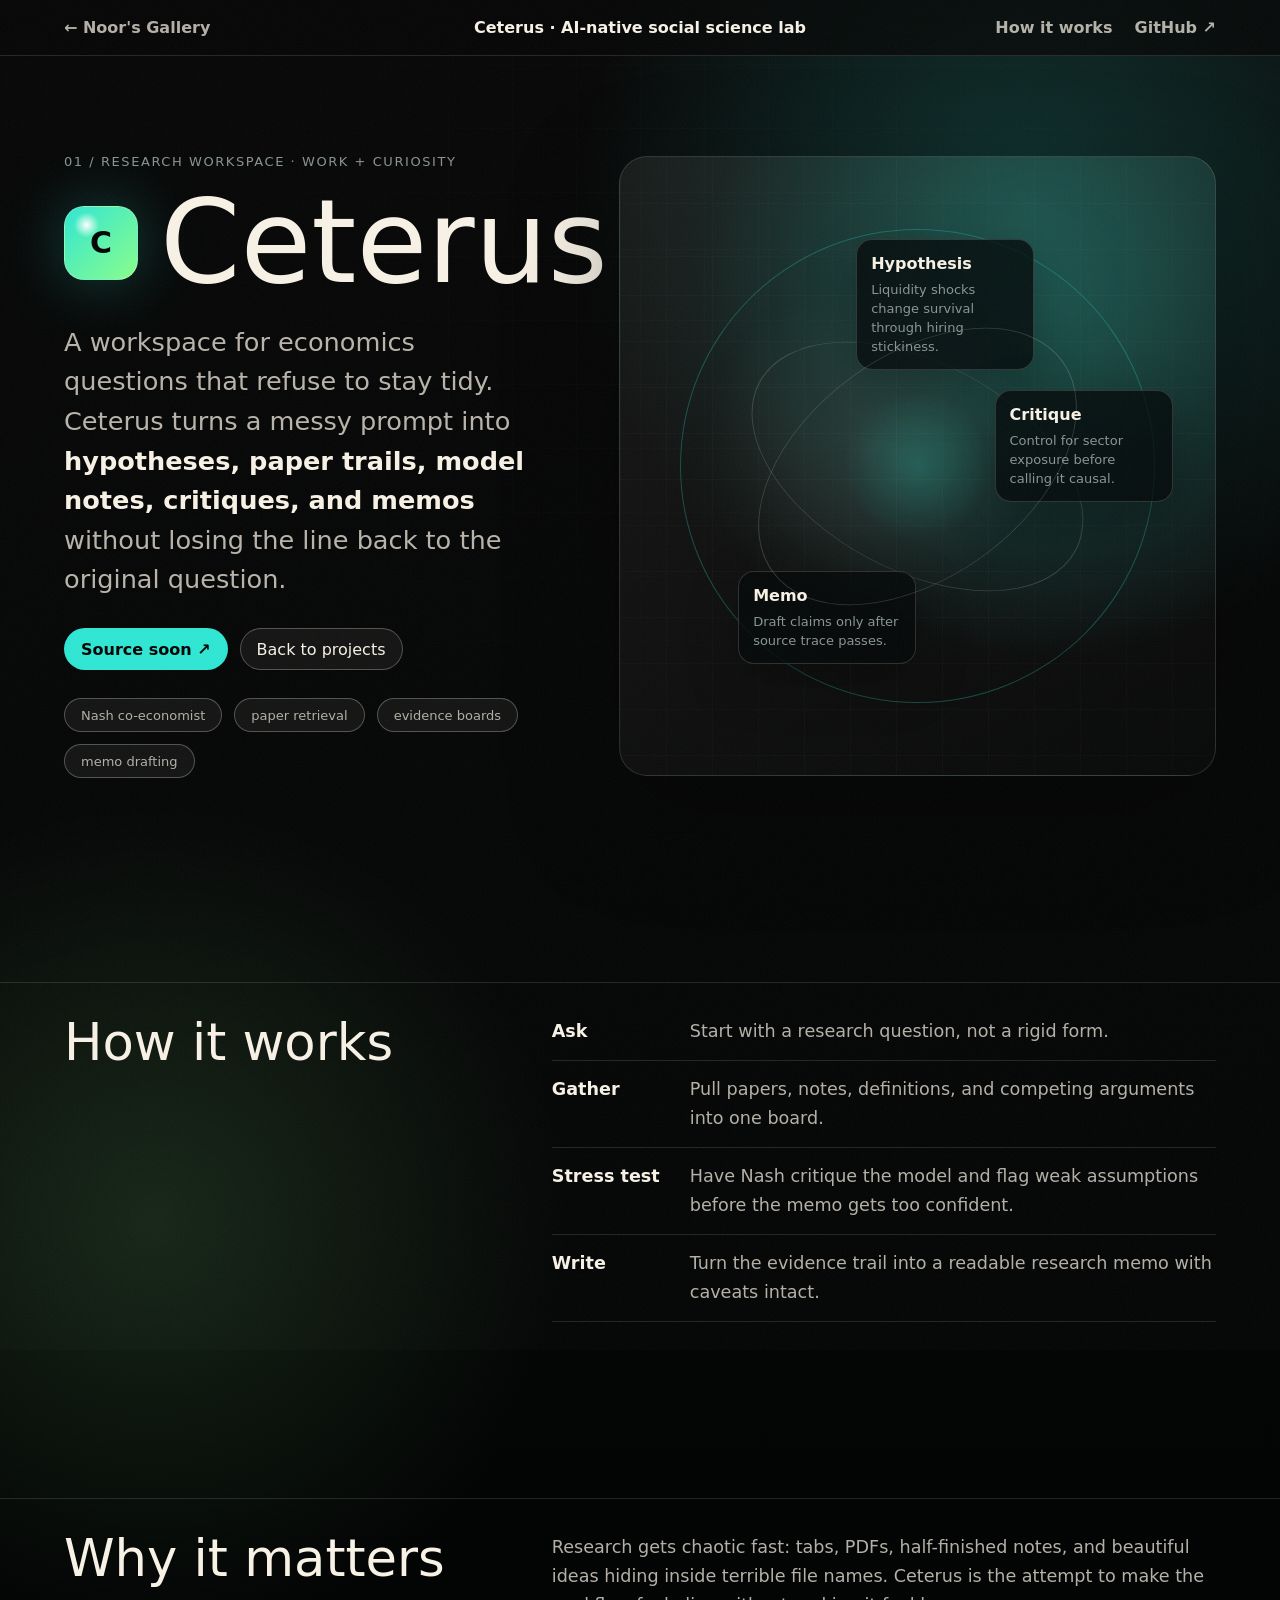
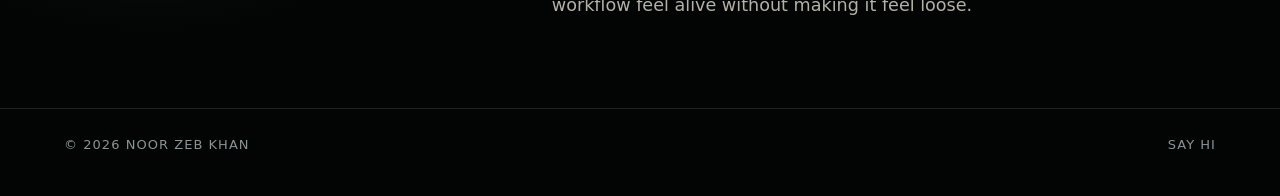
<file: projects/ceterus.html>
<!doctype html>
<html lang="en">
  <head>
    <meta charset="utf-8" />
    <meta name="viewport" content="width=device-width, initial-scale=1" />
    <title>Ceterus | Noor's Gallery</title>
    <meta name="description" content="Ceterus, an AI-native economics research workspace by Noor Zeb Khan." />
    <link rel="icon" href="../assets/favicon.svg" type="image/svg+xml" />
    <link rel="stylesheet" href="../project.css" />
  </head>
  <body style="--accent:#2fe7d4; --accent-2:#8aff8a;">
    <nav class="detail-nav">
      <a href="../index.html#work">&larr; Noor's Gallery</a>
      <span class="center">Ceterus · AI-native social science lab</span>
      <span class="right"><a href="#how">How it works</a><a href="https://github.com/nfzkbh201">GitHub &nearr;</a></span>
    </nav>

    <main>
      <header class="project-hero">
        <div class="wrap project-grid">
          <div>
            <p class="kicker">01 / research workspace · work + curiosity</p>
            <div class="title-row">
              <div class="project-icon">C</div>
              <h1>Ceterus</h1>
            </div>
            <p class="lede">
              A workspace for economics questions that refuse to stay tidy.
              Ceterus turns a messy prompt into <strong>hypotheses, paper trails,
              model notes, critiques, and memos</strong> without losing the line
              back to the original question.
            </p>
            <div class="actions">
              <a class="button primary" href="https://github.com/nfzkbh201">Source soon &nearr;</a>
              <a class="button" href="../index.html#work">Back to projects</a>
            </div>
            <div class="tags">
              <span class="tag">Nash co-economist</span>
              <span class="tag">paper retrieval</span>
              <span class="tag">evidence boards</span>
              <span class="tag">memo drafting</span>
            </div>
          </div>

          <div class="stage research-stage" aria-label="Ceterus visual research orbit">
            <div class="orbit">
              <div class="research-card"><b>Hypothesis</b><span>Liquidity shocks change survival through hiring stickiness.</span></div>
              <div class="research-card"><b>Critique</b><span>Control for sector exposure before calling it causal.</span></div>
              <div class="research-card"><b>Memo</b><span>Draft claims only after source trace passes.</span></div>
            </div>
          </div>
        </div>
      </header>

      <section class="section" id="how">
        <div class="wrap section-line">
          <h2>How it works</h2>
          <ul class="list">
            <li><b>Ask</b><span>Start with a research question, not a rigid form.</span></li>
            <li><b>Gather</b><span>Pull papers, notes, definitions, and competing arguments into one board.</span></li>
            <li><b>Stress test</b><span>Have Nash critique the model and flag weak assumptions before the memo gets too confident.</span></li>
            <li><b>Write</b><span>Turn the evidence trail into a readable research memo with caveats intact.</span></li>
          </ul>
        </div>
      </section>

      <section class="section">
        <div class="wrap section-line">
          <h2>Why it matters</h2>
          <p>
            Research gets chaotic fast: tabs, PDFs, half-finished notes, and
            beautiful ideas hiding inside terrible file names. Ceterus is the
            attempt to make the workflow feel alive without making it feel loose.
          </p>
        </div>
      </section>
    </main>

    <footer class="footer"><span>© 2026 Noor Zeb Khan</span><a href="../index.html#contact">Say hi</a></footer>
  </body>
</html>
</file>
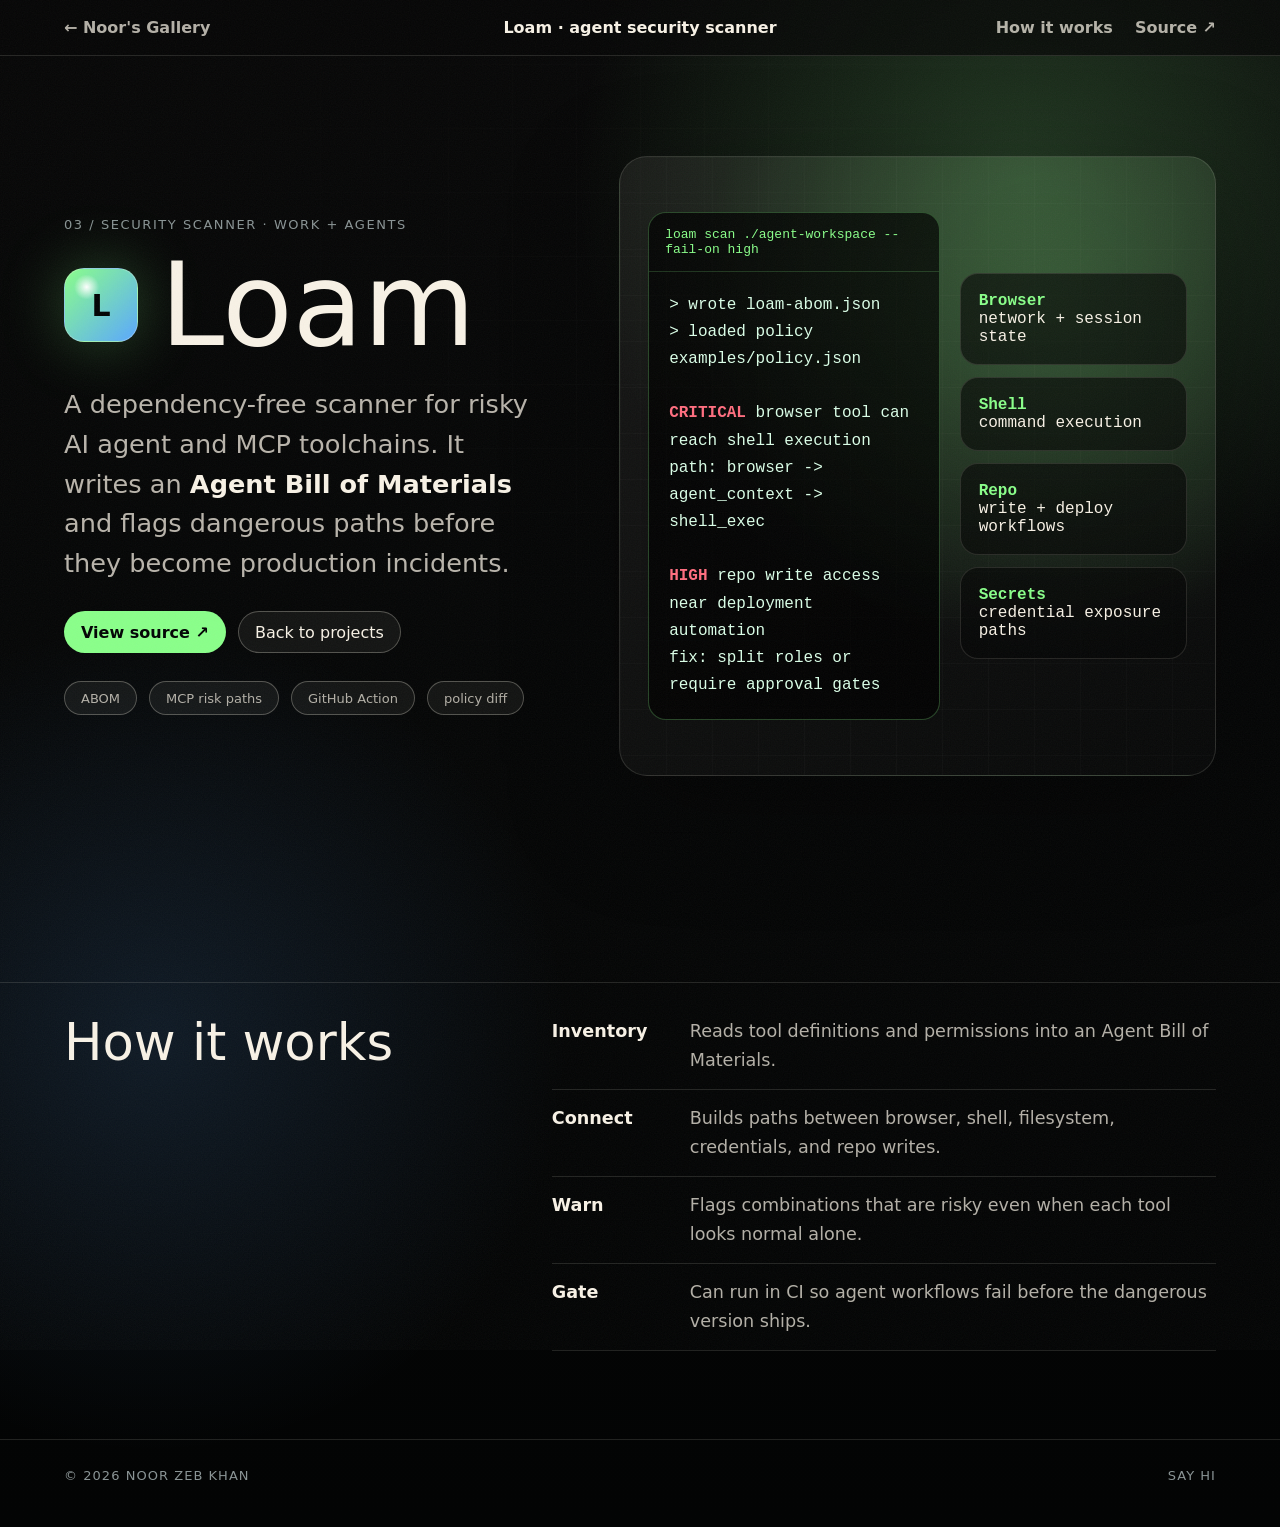
<file: projects/loam.html>
<!doctype html>
<html lang="en">
  <head>
    <meta charset="utf-8" />
    <meta name="viewport" content="width=device-width, initial-scale=1" />
    <title>Loam | Noor's Gallery</title>
    <meta name="description" content="Loam, an agent security scanner by Noor Zeb Khan." />
    <link rel="icon" href="../assets/favicon.svg" type="image/svg+xml" />
    <link rel="stylesheet" href="../project.css" />
  </head>
  <body style="--accent:#8aff8a; --accent-2:#5aa8ff;">
    <nav class="detail-nav">
      <a href="../index.html#work">&larr; Noor's Gallery</a>
      <span class="center">Loam · agent security scanner</span>
      <span class="right"><a href="#how">How it works</a><a href="https://github.com/nfzkbh201/loam">Source &nearr;</a></span>
    </nav>

    <main>
      <header class="project-hero">
        <div class="wrap project-grid">
          <div>
            <p class="kicker">03 / security scanner · work + agents</p>
            <div class="title-row">
              <div class="project-icon">L</div>
              <h1>Loam</h1>
            </div>
            <p class="lede">
              A dependency-free scanner for risky AI agent and MCP toolchains.
              It writes an <strong>Agent Bill of Materials</strong> and flags
              dangerous paths before they become production incidents.
            </p>
            <div class="actions">
              <a class="button primary" href="https://github.com/nfzkbh201/loam">View source &nearr;</a>
              <a class="button" href="../index.html#work">Back to projects</a>
            </div>
            <div class="tags">
              <span class="tag">ABOM</span>
              <span class="tag">MCP risk paths</span>
              <span class="tag">GitHub Action</span>
              <span class="tag">policy diff</span>
            </div>
          </div>

          <div class="stage loam-stage" aria-label="Loam scanner terminal">
            <div class="terminal-window">
              <div class="terminal-bar">loam scan ./agent-workspace --fail-on high</div>
              <div class="terminal-body">
                <div>&gt; wrote loam-abom.json</div>
                <div>&gt; loaded policy examples/policy.json</div>
                <br />
                <div><b>CRITICAL</b> browser tool can reach shell execution</div>
                <div>path: browser -&gt; agent_context -&gt; shell_exec</div>
                <br />
                <div><b>HIGH</b> repo write access near deployment automation</div>
                <div>fix: split roles or require approval gates</div>
              </div>
            </div>
            <div class="risk-map">
              <div class="risk-card"><strong>Browser</strong><span>network + session state</span></div>
              <div class="risk-card"><strong>Shell</strong><span>command execution</span></div>
              <div class="risk-card"><strong>Repo</strong><span>write + deploy workflows</span></div>
              <div class="risk-card"><strong>Secrets</strong><span>credential exposure paths</span></div>
            </div>
          </div>
        </div>
      </header>

      <section class="section" id="how">
        <div class="wrap section-line">
          <h2>How it works</h2>
          <ul class="list">
            <li><b>Inventory</b><span>Reads tool definitions and permissions into an Agent Bill of Materials.</span></li>
            <li><b>Connect</b><span>Builds paths between browser, shell, filesystem, credentials, and repo writes.</span></li>
            <li><b>Warn</b><span>Flags combinations that are risky even when each tool looks normal alone.</span></li>
            <li><b>Gate</b><span>Can run in CI so agent workflows fail before the dangerous version ships.</span></li>
          </ul>
        </div>
      </section>
    </main>

    <footer class="footer"><span>© 2026 Noor Zeb Khan</span><a href="../index.html#contact">Say hi</a></footer>
  </body>
</html>
</file>
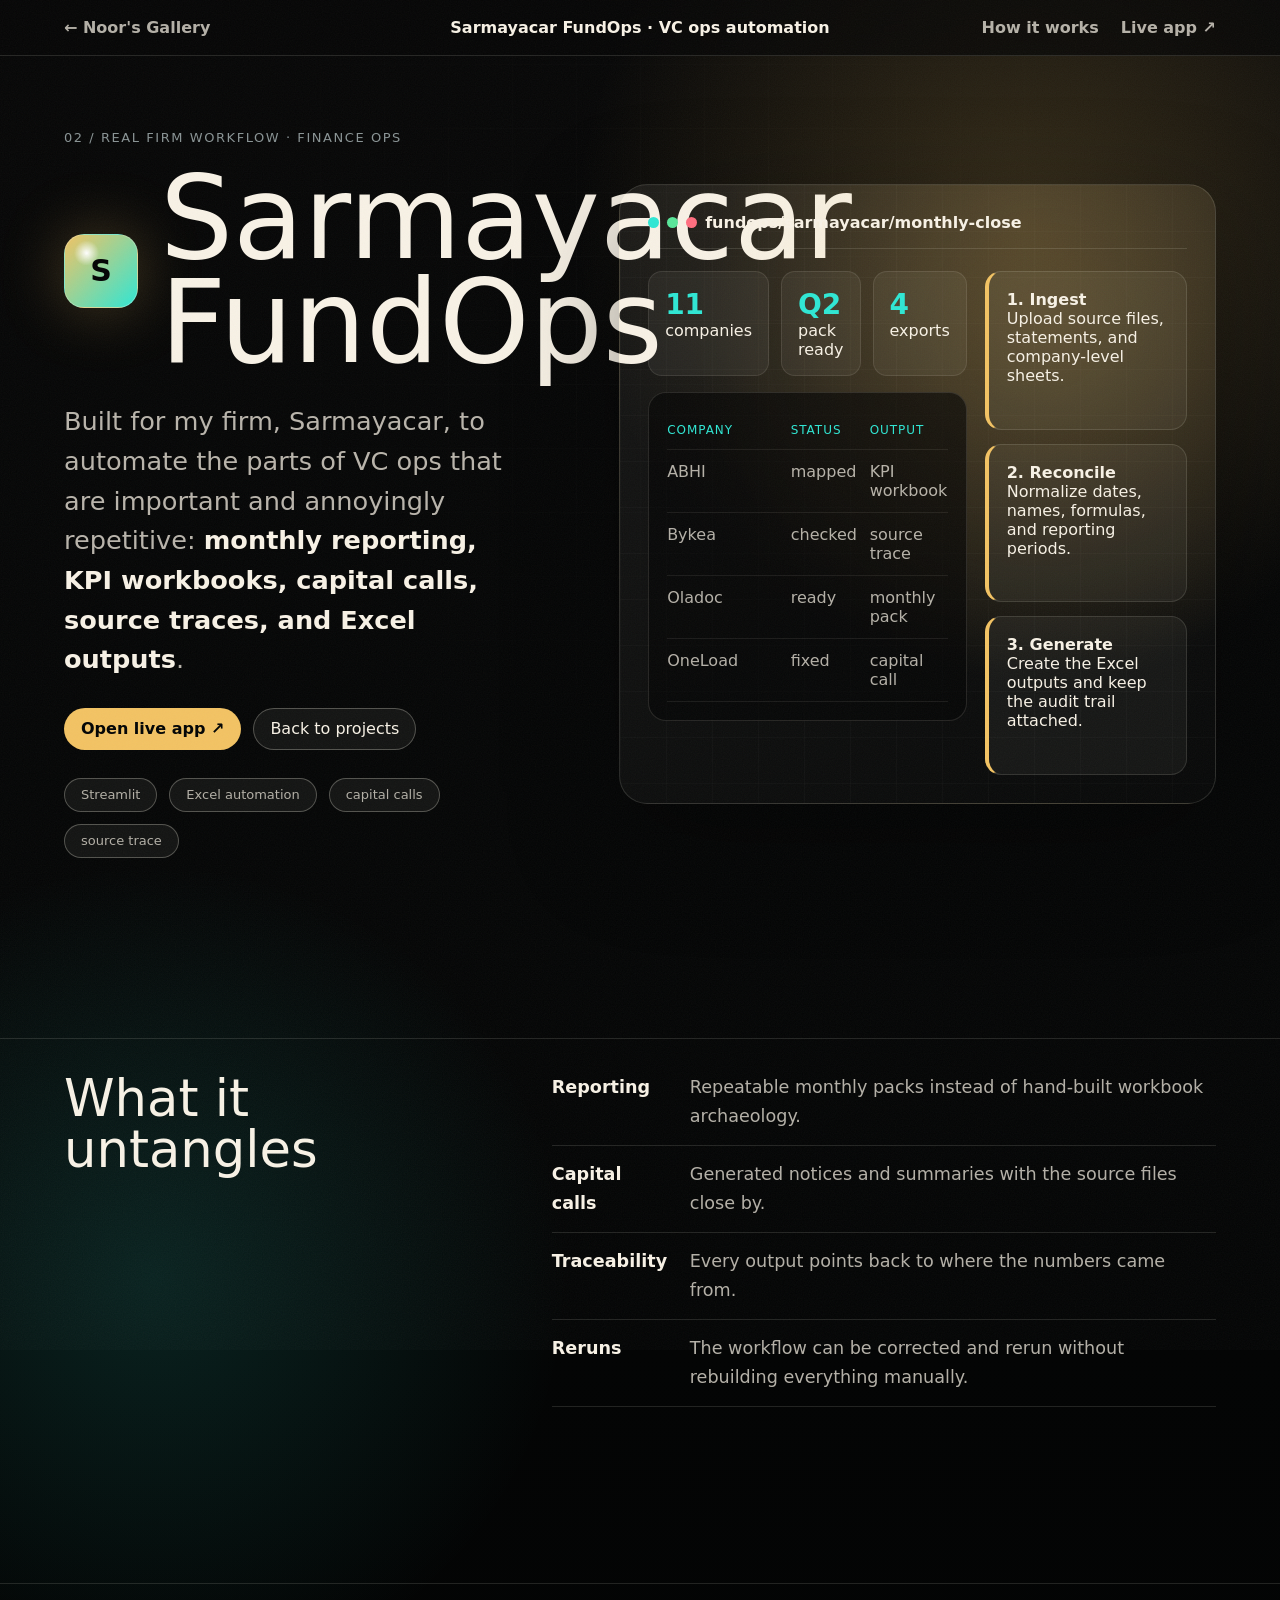
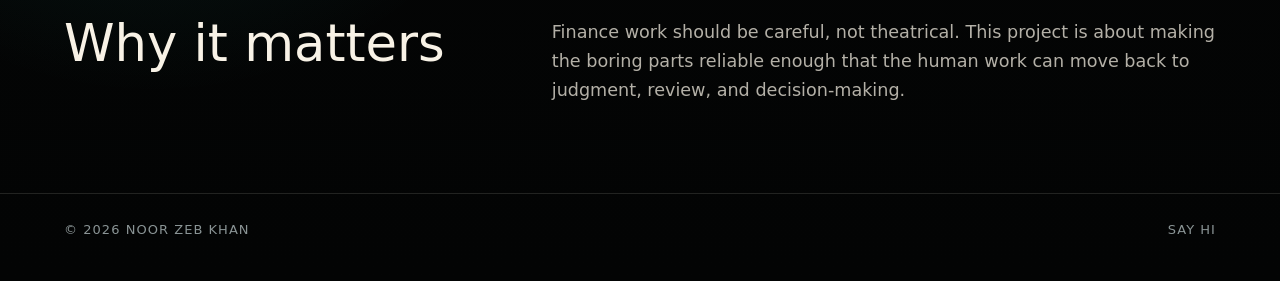
<file: projects/sarmayacar-fundops.html>
<!doctype html>
<html lang="en">
  <head>
    <meta charset="utf-8" />
    <meta name="viewport" content="width=device-width, initial-scale=1" />
    <title>Sarmayacar FundOps | Noor's Gallery</title>
    <meta name="description" content="Sarmayacar FundOps, a VC operations automation project by Noor Zeb Khan." />
    <link rel="icon" href="../assets/favicon.svg" type="image/svg+xml" />
    <link rel="stylesheet" href="../project.css" />
  </head>
  <body style="--accent:#f3c363; --accent-2:#2fe7d4;">
    <nav class="detail-nav">
      <a href="../index.html#work">&larr; Noor's Gallery</a>
      <span class="center">Sarmayacar FundOps · VC ops automation</span>
      <span class="right"><a href="#how">How it works</a><a href="https://srmcr-fund-ops.streamlit.app/">Live app &nearr;</a></span>
    </nav>

    <main>
      <header class="project-hero">
        <div class="wrap project-grid">
          <div>
            <p class="kicker">02 / real firm workflow · finance ops</p>
            <div class="title-row">
              <div class="project-icon">S</div>
              <h1>Sarmayacar FundOps</h1>
            </div>
            <p class="lede">
              Built for my firm, Sarmayacar, to automate the parts of VC ops
              that are important and annoyingly repetitive: <strong>monthly
              reporting, KPI workbooks, capital calls, source traces, and Excel
              outputs</strong>.
            </p>
            <div class="actions">
              <a class="button primary" href="https://srmcr-fund-ops.streamlit.app/">Open live app &nearr;</a>
              <a class="button" href="../index.html#work">Back to projects</a>
            </div>
            <div class="tags">
              <span class="tag">Streamlit</span>
              <span class="tag">Excel automation</span>
              <span class="tag">capital calls</span>
              <span class="tag">source trace</span>
            </div>
          </div>

          <div class="stage fundops-stage" aria-label="Sarmayacar FundOps dashboard mockup">
            <div class="app-chrome"><span class="app-dot"></span><span class="app-dot"></span><span class="app-dot"></span><strong>fundops/sarmayacar/monthly-close</strong></div>
            <div class="fundops-board">
              <div>
                <div class="metric-row">
                  <div class="metric-tile"><b>11</b><span>companies</span></div>
                  <div class="metric-tile"><b>Q2</b><span>pack ready</span></div>
                  <div class="metric-tile"><b>4</b><span>exports</span></div>
                </div>
                <div class="ledger">
                  <div class="ledger-line"><span>Company</span><span>Status</span><span>Output</span></div>
                  <div class="ledger-line"><span>ABHI</span><span>mapped</span><span>KPI workbook</span></div>
                  <div class="ledger-line"><span>Bykea</span><span>checked</span><span>source trace</span></div>
                  <div class="ledger-line"><span>Oladoc</span><span>ready</span><span>monthly pack</span></div>
                  <div class="ledger-line"><span>OneLoad</span><span>fixed</span><span>capital call</span></div>
                </div>
              </div>
              <div class="flow">
                <div class="flow-step"><b>1. Ingest</b><br />Upload source files, statements, and company-level sheets.</div>
                <div class="flow-step"><b>2. Reconcile</b><br />Normalize dates, names, formulas, and reporting periods.</div>
                <div class="flow-step"><b>3. Generate</b><br />Create the Excel outputs and keep the audit trail attached.</div>
              </div>
            </div>
          </div>
        </div>
      </header>

      <section class="section" id="how">
        <div class="wrap section-line">
          <h2>What it untangles</h2>
          <ul class="list">
            <li><b>Reporting</b><span>Repeatable monthly packs instead of hand-built workbook archaeology.</span></li>
            <li><b>Capital calls</b><span>Generated notices and summaries with the source files close by.</span></li>
            <li><b>Traceability</b><span>Every output points back to where the numbers came from.</span></li>
            <li><b>Reruns</b><span>The workflow can be corrected and rerun without rebuilding everything manually.</span></li>
          </ul>
        </div>
      </section>

      <section class="section">
        <div class="wrap section-line">
          <h2>Why it matters</h2>
          <p>
            Finance work should be careful, not theatrical. This project is about
            making the boring parts reliable enough that the human work can move
            back to judgment, review, and decision-making.
          </p>
        </div>
      </section>
    </main>

    <footer class="footer"><span>© 2026 Noor Zeb Khan</span><a href="../index.html#contact">Say hi</a></footer>
  </body>
</html>
</file>
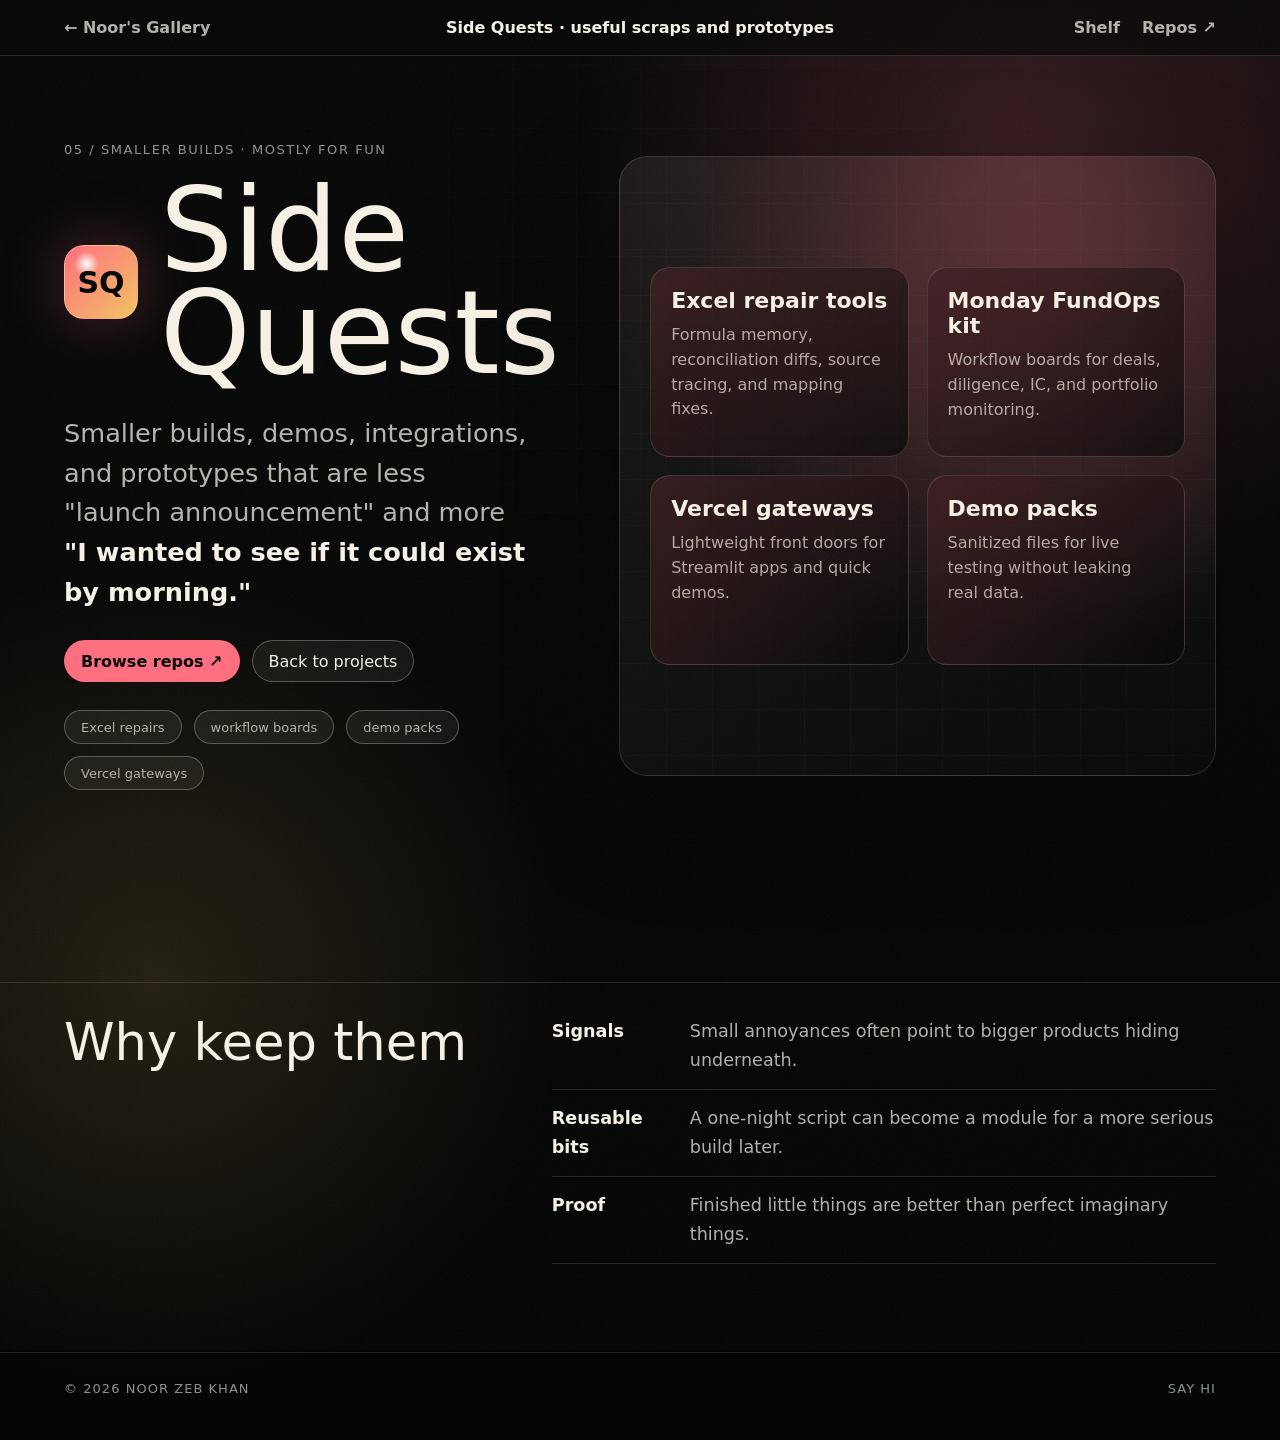
<file: projects/side-quests.html>
<!doctype html>
<html lang="en">
  <head>
    <meta charset="utf-8" />
    <meta name="viewport" content="width=device-width, initial-scale=1" />
    <title>Side Quests | Noor's Gallery</title>
    <meta name="description" content="Side quests and smaller prototypes by Noor Zeb Khan." />
    <link rel="icon" href="../assets/favicon.svg" type="image/svg+xml" />
    <link rel="stylesheet" href="../project.css" />
  </head>
  <body style="--accent:#ff6e7f; --accent-2:#f3c363;">
    <nav class="detail-nav">
      <a href="../index.html#work">&larr; Noor's Gallery</a>
      <span class="center">Side Quests · useful scraps and prototypes</span>
      <span class="right"><a href="#shelf">Shelf</a><a href="https://github.com/nfzkbh201?tab=repositories">Repos &nearr;</a></span>
    </nav>

    <main>
      <header class="project-hero">
        <div class="wrap project-grid">
          <div>
            <p class="kicker">05 / smaller builds · mostly for fun</p>
            <div class="title-row">
              <div class="project-icon">SQ</div>
              <h1>Side Quests</h1>
            </div>
            <p class="lede">
              Smaller builds, demos, integrations, and prototypes that are less
              "launch announcement" and more <strong>"I wanted to see if it
              could exist by morning."</strong>
            </p>
            <div class="actions">
              <a class="button primary" href="https://github.com/nfzkbh201?tab=repositories">Browse repos &nearr;</a>
              <a class="button" href="../index.html#work">Back to projects</a>
            </div>
            <div class="tags">
              <span class="tag">Excel repairs</span>
              <span class="tag">workflow boards</span>
              <span class="tag">demo packs</span>
              <span class="tag">Vercel gateways</span>
            </div>
          </div>

          <div class="stage side-stage" aria-label="Side quest shelf">
            <div class="shelf">
              <div class="artifact"><b>Excel repair tools</b><span>Formula memory, reconciliation diffs, source tracing, and mapping fixes.</span></div>
              <div class="artifact"><b>Monday FundOps kit</b><span>Workflow boards for deals, diligence, IC, and portfolio monitoring.</span></div>
              <div class="artifact"><b>Vercel gateways</b><span>Lightweight front doors for Streamlit apps and quick demos.</span></div>
              <div class="artifact"><b>Demo packs</b><span>Sanitized files for live testing without leaking real data.</span></div>
            </div>
          </div>
        </div>
      </header>

      <section class="section" id="shelf">
        <div class="wrap section-line">
          <h2>Why keep them</h2>
          <ul class="list">
            <li><b>Signals</b><span>Small annoyances often point to bigger products hiding underneath.</span></li>
            <li><b>Reusable bits</b><span>A one-night script can become a module for a more serious build later.</span></li>
            <li><b>Proof</b><span>Finished little things are better than perfect imaginary things.</span></li>
          </ul>
        </div>
      </section>
    </main>

    <footer class="footer"><span>© 2026 Noor Zeb Khan</span><a href="../index.html#contact">Say hi</a></footer>
  </body>
</html>
</file>
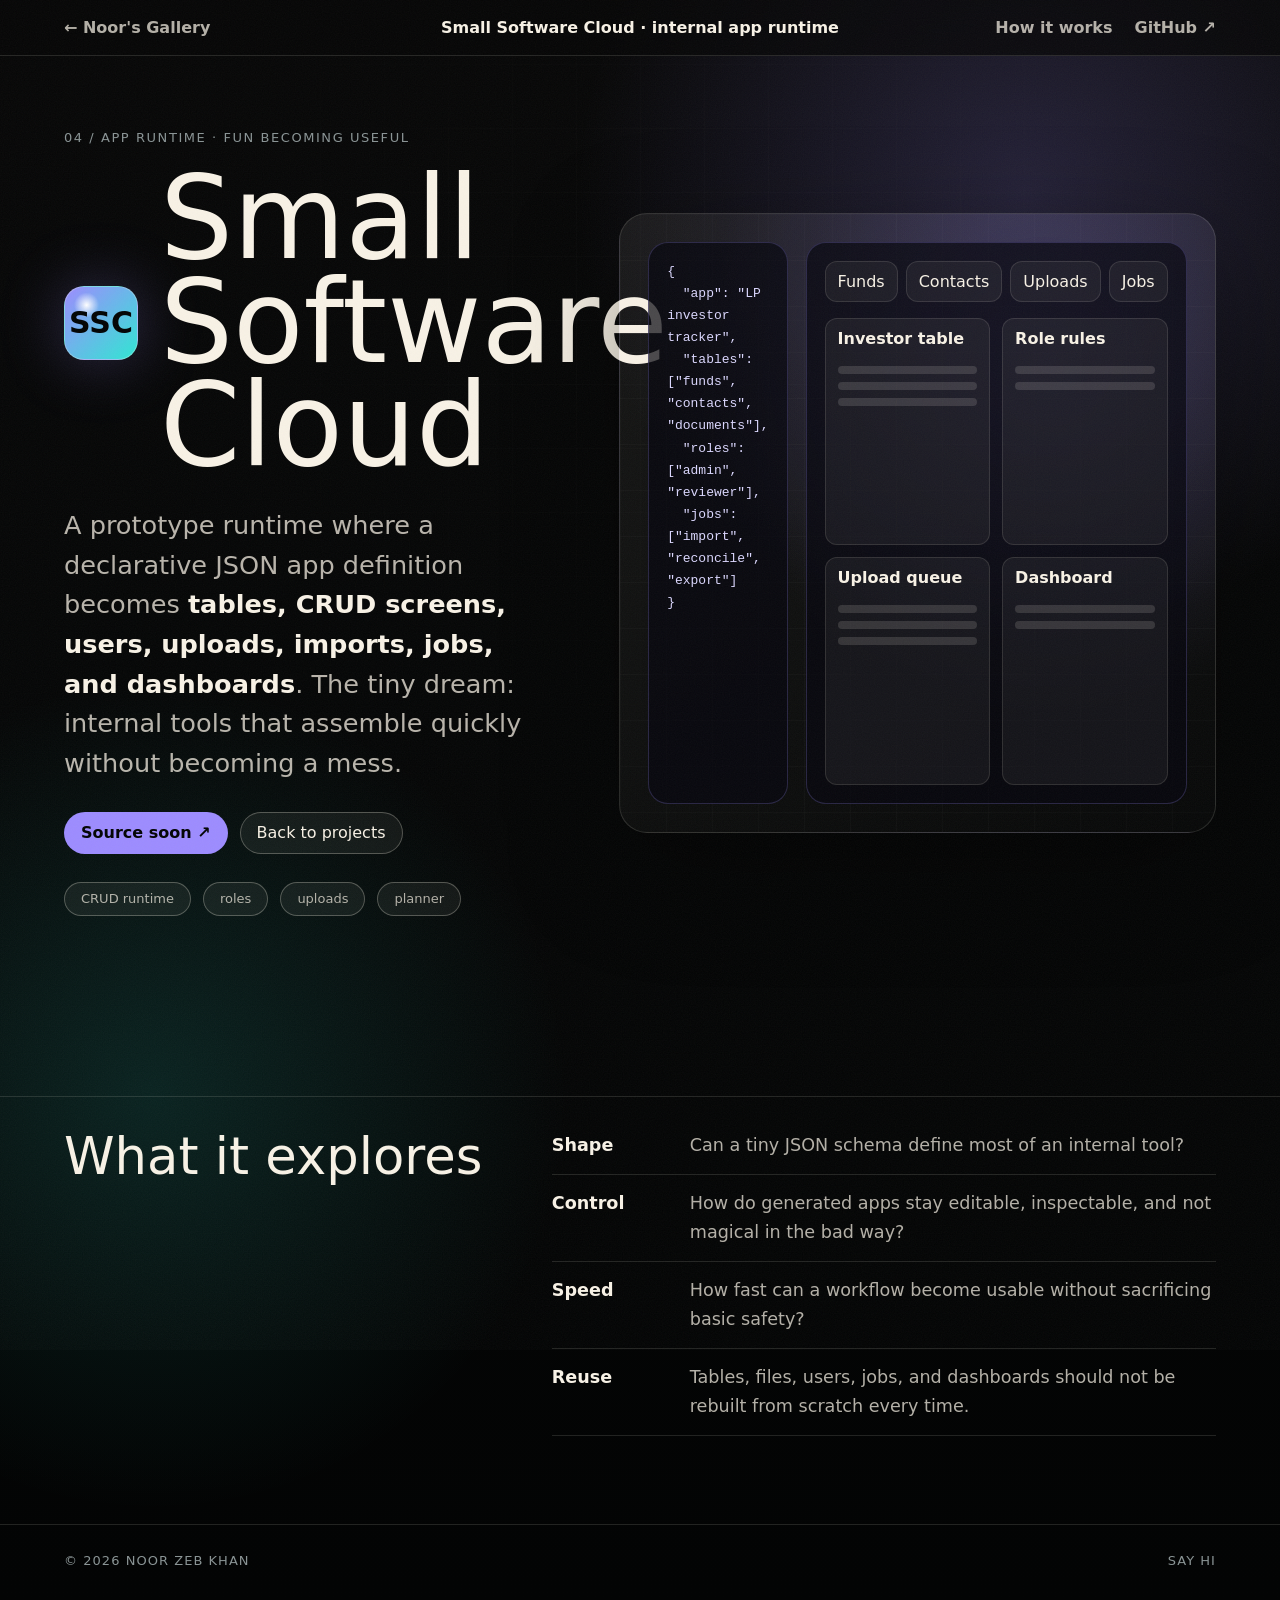
<file: projects/small-software-cloud.html>
<!doctype html>
<html lang="en">
  <head>
    <meta charset="utf-8" />
    <meta name="viewport" content="width=device-width, initial-scale=1" />
    <title>Small Software Cloud | Noor's Gallery</title>
    <meta name="description" content="Small Software Cloud, an internal app runtime prototype by Noor Zeb Khan." />
    <link rel="icon" href="../assets/favicon.svg" type="image/svg+xml" />
    <link rel="stylesheet" href="../project.css" />
  </head>
  <body style="--accent:#9d8cff; --accent-2:#2fe7d4;">
    <nav class="detail-nav">
      <a href="../index.html#work">&larr; Noor's Gallery</a>
      <span class="center">Small Software Cloud · internal app runtime</span>
      <span class="right"><a href="#how">How it works</a><a href="https://github.com/nfzkbh201">GitHub &nearr;</a></span>
    </nav>

    <main>
      <header class="project-hero">
        <div class="wrap project-grid">
          <div>
            <p class="kicker">04 / app runtime · fun becoming useful</p>
            <div class="title-row">
              <div class="project-icon">SSC</div>
              <h1>Small Software Cloud</h1>
            </div>
            <p class="lede">
              A prototype runtime where a declarative JSON app definition becomes
              <strong>tables, CRUD screens, users, uploads, imports, jobs, and
              dashboards</strong>. The tiny dream: internal tools that assemble
              quickly without becoming a mess.
            </p>
            <div class="actions">
              <a class="button primary" href="https://github.com/nfzkbh201">Source soon &nearr;</a>
              <a class="button" href="../index.html#work">Back to projects</a>
            </div>
            <div class="tags">
              <span class="tag">CRUD runtime</span>
              <span class="tag">roles</span>
              <span class="tag">uploads</span>
              <span class="tag">planner</span>
            </div>
          </div>

          <div class="stage cloud-stage" aria-label="Small Software Cloud app builder">
            <div class="schema">
              <code>{
  "app": "LP investor tracker",
  "tables": ["funds", "contacts", "documents"],
  "roles": ["admin", "reviewer"],
  "jobs": ["import", "reconcile", "export"]
}</code>
            </div>
            <div class="generated-app">
              <div class="app-tabs"><span>Funds</span><span>Contacts</span><span>Uploads</span><span>Jobs</span></div>
              <div class="mini-grid">
                <div class="mini-cell"><b>Investor table</b><div class="mini-line"></div><div class="mini-line"></div><div class="mini-line"></div></div>
                <div class="mini-cell"><b>Role rules</b><div class="mini-line"></div><div class="mini-line"></div></div>
                <div class="mini-cell"><b>Upload queue</b><div class="mini-line"></div><div class="mini-line"></div><div class="mini-line"></div></div>
                <div class="mini-cell"><b>Dashboard</b><div class="mini-line"></div><div class="mini-line"></div></div>
              </div>
            </div>
          </div>
        </div>
      </header>

      <section class="section" id="how">
        <div class="wrap section-line">
          <h2>What it explores</h2>
          <ul class="list">
            <li><b>Shape</b><span>Can a tiny JSON schema define most of an internal tool?</span></li>
            <li><b>Control</b><span>How do generated apps stay editable, inspectable, and not magical in the bad way?</span></li>
            <li><b>Speed</b><span>How fast can a workflow become usable without sacrificing basic safety?</span></li>
            <li><b>Reuse</b><span>Tables, files, users, jobs, and dashboards should not be rebuilt from scratch every time.</span></li>
          </ul>
        </div>
      </section>
    </main>

    <footer class="footer"><span>© 2026 Noor Zeb Khan</span><a href="../index.html#contact">Say hi</a></footer>
  </body>
</html>
</file>
<file: project.css>
:root {
  color-scheme: dark;
  --bg: #050606;
  --ink: #f8f2e6;
  --muted: #8a9495;
  --line: rgba(248, 242, 230, 0.13);
  --line-strong: rgba(248, 242, 230, 0.28);
  --accent: #2fe7d4;
  --accent-2: #f3c363;
  --panel: rgba(248, 242, 230, 0.045);
  --max: 1480px;
  --gutter: clamp(22px, 5vw, 92px);
}

* {
  box-sizing: border-box;
}

html {
  scroll-behavior: smooth;
}

body {
  margin: 0;
  min-height: 100vh;
  overflow-x: hidden;
  color: var(--ink);
  background:
    radial-gradient(circle at 80% 12%, color-mix(in srgb, var(--accent) 20%, transparent), transparent 28rem),
    radial-gradient(circle at 12% 68%, color-mix(in srgb, var(--accent-2) 13%, transparent), transparent 26rem),
    linear-gradient(180deg, #070707, var(--bg) 42%, #030404);
  font-family:
    ui-sans-serif,
    system-ui,
    -apple-system,
    BlinkMacSystemFont,
    "Segoe UI",
    sans-serif;
  -webkit-font-smoothing: antialiased;
}

body::before {
  position: fixed;
  inset: 0;
  z-index: -2;
  pointer-events: none;
  content: "";
  opacity: 0.18;
  background-image:
    linear-gradient(rgba(248, 242, 230, 0.12) 1px, transparent 1px),
    linear-gradient(90deg, rgba(248, 242, 230, 0.12) 1px, transparent 1px);
  background-size: 64px 64px;
  mask-image: radial-gradient(circle at 54% 32%, #000, transparent 72%);
}

body::after {
  position: fixed;
  inset: -50%;
  z-index: 20;
  pointer-events: none;
  content: "";
  opacity: 0.045;
  background-image: url("data:image/svg+xml,%3Csvg xmlns='http://www.w3.org/2000/svg' width='180' height='180'%3E%3Cfilter id='n'%3E%3CfeTurbulence type='fractalNoise' baseFrequency='.85' numOctaves='2'/%3E%3C/filter%3E%3Crect width='100%25' height='100%25' filter='url(%23n)'/%3E%3C/svg%3E");
  animation: grain 1.3s steps(4) infinite;
}

@keyframes grain {
  0% { transform: translate(0, 0); }
  25% { transform: translate(-2%, 1%); }
  50% { transform: translate(1%, -2%); }
  75% { transform: translate(2%, 1%); }
  100% { transform: translate(0, 0); }
}

a {
  color: inherit;
  text-decoration: none;
}

.detail-nav {
  position: sticky;
  top: 0;
  z-index: 10;
  display: grid;
  grid-template-columns: 1fr auto 1fr;
  gap: 20px;
  align-items: center;
  border-bottom: 1px solid var(--line);
  padding: 18px var(--gutter);
  background: rgba(7, 7, 7, 0.72);
  backdrop-filter: blur(18px);
}

.detail-nav a,
.detail-nav span {
  color: rgba(248, 242, 230, 0.72);
  font-weight: 650;
}

.detail-nav .center {
  justify-self: center;
  color: var(--ink);
}

.detail-nav .right {
  justify-self: end;
  display: flex;
  gap: 22px;
}

.wrap {
  width: min(var(--max), 100%);
  margin: 0 auto;
  padding: 0 var(--gutter);
}

.project-hero {
  min-height: calc(100vh - 62px);
  display: grid;
  align-items: center;
  padding: 74px 0 92px;
}

.project-grid {
  display: grid;
  grid-template-columns: minmax(0, 0.78fr) minmax(460px, 1fr);
  gap: clamp(42px, 7vw, 108px);
  align-items: center;
}

.kicker {
  margin: 0 0 22px;
  color: var(--muted);
  font-size: 13px;
  letter-spacing: 0.12em;
  text-transform: uppercase;
}

.title-row {
  display: flex;
  gap: 22px;
  align-items: center;
}

.project-icon {
  width: 74px;
  height: 74px;
  display: grid;
  place-items: center;
  flex: 0 0 auto;
  border: 1px solid var(--line-strong);
  border-radius: 20px;
  color: #020404;
  background:
    radial-gradient(circle at 30% 25%, #fff, transparent 17%),
    linear-gradient(135deg, var(--accent), var(--accent-2));
  box-shadow: 0 0 64px color-mix(in srgb, var(--accent) 28%, transparent);
  font-weight: 900;
  font-size: 30px;
}

h1 {
  margin: 0;
  font-size: clamp(4.2rem, 9vw, 9.6rem);
  font-weight: 450;
  line-height: 0.9;
  letter-spacing: 0;
}

.lede {
  max-width: 760px;
  margin: 28px 0 0;
  color: rgba(248, 242, 230, 0.74);
  font-size: clamp(1.2rem, 2vw, 1.65rem);
  line-height: 1.55;
}

.lede strong {
  color: var(--ink);
  font-weight: 750;
}

.actions,
.tags {
  display: flex;
  flex-wrap: wrap;
  gap: 12px;
  margin-top: 28px;
}

.button,
.tag {
  display: inline-flex;
  min-height: 42px;
  align-items: center;
  justify-content: center;
  border: 1px solid var(--line-strong);
  border-radius: 999px;
  padding: 0 16px;
  background: rgba(248, 242, 230, 0.06);
}

.button.primary {
  color: #020404;
  border-color: transparent;
  background: var(--accent);
  font-weight: 800;
}

.button:hover {
  transform: translateY(-2px);
}

.tag {
  min-height: 34px;
  color: rgba(248, 242, 230, 0.7);
  font-size: 13px;
}

.stage {
  min-height: 620px;
  position: relative;
  overflow: hidden;
  border: 1px solid var(--line);
  border-radius: 28px;
  background:
    radial-gradient(circle at 72% 24%, color-mix(in srgb, var(--accent) 18%, transparent), transparent 22rem),
    linear-gradient(145deg, rgba(248, 242, 230, 0.07), rgba(248, 242, 230, 0.015));
  box-shadow: 0 34px 110px rgba(0, 0, 0, 0.36);
}

.stage::before {
  position: absolute;
  inset: 0;
  pointer-events: none;
  content: "";
  opacity: 0.16;
  background-image:
    linear-gradient(rgba(248, 242, 230, 0.14) 1px, transparent 1px),
    linear-gradient(90deg, rgba(248, 242, 230, 0.14) 1px, transparent 1px);
  background-size: 46px 46px;
}

.section {
  padding: 88px 0;
}

.section-line {
  display: grid;
  grid-template-columns: minmax(0, 0.65fr) minmax(380px, 1fr);
  gap: 56px;
  border-top: 1px solid var(--line);
  padding-top: 34px;
}

.section h2 {
  margin: 0;
  font-size: clamp(2.2rem, 4vw, 4.8rem);
  font-weight: 480;
  line-height: 1;
}

.section p,
.list {
  margin: 0;
  color: rgba(248, 242, 230, 0.72);
  font-size: 1.1rem;
  line-height: 1.65;
}

.list {
  display: grid;
  gap: 14px;
  padding: 0;
  list-style: none;
}

.list li {
  display: grid;
  grid-template-columns: 120px 1fr;
  gap: 18px;
  border-bottom: 1px solid var(--line);
  padding-bottom: 14px;
}

.list b {
  color: var(--ink);
}

.footer {
  border-top: 1px solid var(--line);
  padding: 28px var(--gutter) 44px;
  color: var(--muted);
  display: flex;
  justify-content: space-between;
  gap: 24px;
  text-transform: uppercase;
  letter-spacing: 0.08em;
  font-size: 13px;
}

.research-stage {
  display: grid;
  place-items: center;
  padding: 34px;
}

.orbit {
  position: relative;
  width: min(560px, 90%);
  aspect-ratio: 1;
  border: 1px solid rgba(47, 231, 212, 0.28);
  border-radius: 50%;
  background:
    radial-gradient(circle at 50% 50%, rgba(47, 231, 212, 0.2), transparent 22%),
    radial-gradient(circle at 40% 46%, rgba(248, 242, 230, 0.08), transparent 46%);
}

.orbit::before,
.orbit::after {
  position: absolute;
  inset: 12%;
  border: 1px solid rgba(248, 242, 230, 0.18);
  border-radius: 50%;
  content: "";
  transform: rotate(28deg) scaleY(0.58);
}

.orbit::after {
  transform: rotate(-36deg) scaleY(0.62);
}

.research-card {
  position: absolute;
  width: 178px;
  border: 1px solid rgba(248, 242, 230, 0.16);
  border-radius: 16px;
  padding: 14px;
  background: rgba(5, 8, 9, 0.78);
  box-shadow: 0 18px 52px rgba(0, 0, 0, 0.3);
}

.research-card b {
  display: block;
  margin-bottom: 6px;
}

.research-card span {
  color: var(--muted);
  font-size: 13px;
}

.research-card:nth-child(1) { top: 2%; left: 37%; }
.research-card:nth-child(2) { right: -4%; top: 34%; }
.research-card:nth-child(3) { bottom: 8%; left: 12%; }

.fundops-stage {
  display: grid;
  grid-template-rows: auto 1fr;
  padding: 28px;
}

.app-chrome {
  position: relative;
  z-index: 1;
  display: flex;
  gap: 8px;
  align-items: center;
  border-bottom: 1px solid var(--line);
  padding-bottom: 16px;
}

.app-dot {
  width: 11px;
  height: 11px;
  border-radius: 50%;
  background: var(--accent-2);
}

.app-dot:nth-child(2) { background: #59e699; }
.app-dot:nth-child(3) { background: #ff6e7f; }

.fundops-board {
  position: relative;
  z-index: 1;
  display: grid;
  grid-template-columns: 0.78fr 1fr;
  gap: 18px;
  padding-top: 22px;
}

.fundops-panel,
.ledger,
.risk-card {
  border: 1px solid rgba(248, 242, 230, 0.12);
  border-radius: 18px;
  padding: 18px;
  background: rgba(5, 6, 6, 0.62);
}

.metric-row {
  display: grid;
  grid-template-columns: repeat(3, 1fr);
  gap: 12px;
}

.metric-tile {
  border: 1px solid rgba(248, 242, 230, 0.1);
  border-radius: 14px;
  padding: 16px;
  background: rgba(248, 242, 230, 0.055);
}

.metric-tile b {
  display: block;
  color: var(--accent-2);
  font-size: 28px;
}

.ledger {
  margin-top: 16px;
}

.ledger-line {
  display: grid;
  grid-template-columns: 1fr 0.6fr 0.7fr;
  gap: 12px;
  border-bottom: 1px solid rgba(248, 242, 230, 0.08);
  padding: 12px 0;
  color: rgba(248, 242, 230, 0.72);
}

.ledger-line:first-child {
  color: var(--accent-2);
  text-transform: uppercase;
  letter-spacing: 0.08em;
  font-size: 12px;
}

.flow {
  display: grid;
  gap: 14px;
}

.flow-step {
  border: 1px solid rgba(248, 242, 230, 0.13);
  border-left: 4px solid var(--accent);
  border-radius: 16px;
  padding: 18px;
  background: rgba(248, 242, 230, 0.05);
}

.loam-stage {
  display: grid;
  grid-template-columns: 1fr 0.78fr;
  gap: 20px;
  padding: 28px;
  font-family: "SFMono-Regular", Consolas, ui-monospace, monospace;
}

.terminal-window {
  position: relative;
  z-index: 1;
  align-self: center;
  border: 1px solid rgba(138, 255, 138, 0.26);
  border-radius: 18px;
  overflow: hidden;
  background: rgba(0, 0, 0, 0.7);
}

.terminal-bar {
  border-bottom: 1px solid rgba(138, 255, 138, 0.18);
  padding: 14px 16px;
  color: var(--accent);
  font-size: 13px;
}

.terminal-body {
  padding: 20px;
  color: #dbffe8;
  line-height: 1.7;
}

.terminal-body b {
  color: #ff6e7f;
}

.risk-map {
  position: relative;
  z-index: 1;
  align-self: center;
  display: grid;
  gap: 12px;
}

.risk-card strong {
  display: block;
  color: var(--accent);
}

.cloud-stage {
  display: grid;
  grid-template-columns: 0.75fr 1fr;
  gap: 18px;
  padding: 28px;
}

.schema,
.generated-app {
  position: relative;
  z-index: 1;
  border: 1px solid rgba(157, 140, 255, 0.22);
  border-radius: 20px;
  padding: 18px;
  background: rgba(8, 8, 16, 0.72);
}

.schema code {
  display: block;
  color: #dcd8ff;
  line-height: 1.7;
  white-space: pre-wrap;
}

.generated-app {
  display: grid;
  grid-template-rows: auto 1fr;
  gap: 16px;
}

.app-tabs {
  display: flex;
  gap: 8px;
}

.app-tabs span,
.mini-cell {
  border: 1px solid rgba(248, 242, 230, 0.12);
  border-radius: 12px;
  padding: 10px 12px;
  background: rgba(248, 242, 230, 0.055);
}

.mini-grid {
  display: grid;
  grid-template-columns: repeat(2, minmax(0, 1fr));
  gap: 12px;
}

.mini-cell {
  min-height: 116px;
}

.mini-cell b {
  display: block;
  margin-bottom: 18px;
}

.mini-line {
  height: 8px;
  margin-top: 8px;
  border-radius: 99px;
  background: rgba(248, 242, 230, 0.14);
}

.side-stage {
  display: grid;
  place-items: center;
  padding: 30px;
}

.shelf {
  position: relative;
  z-index: 1;
  display: grid;
  grid-template-columns: repeat(2, minmax(0, 1fr));
  gap: 18px;
  width: min(780px, 100%);
}

.artifact {
  min-height: 190px;
  border: 1px solid rgba(248, 242, 230, 0.14);
  border-radius: 20px;
  padding: 20px;
  background:
    linear-gradient(135deg, color-mix(in srgb, var(--accent) 18%, transparent), transparent),
    rgba(5, 6, 6, 0.68);
}

.artifact b {
  display: block;
  margin-bottom: 10px;
  font-size: 22px;
}

.artifact span {
  color: rgba(248, 242, 230, 0.68);
  line-height: 1.55;
}

@media (max-width: 980px) {
  .detail-nav,
  .project-grid,
  .section-line,
  .fundops-board,
  .loam-stage,
  .cloud-stage {
    grid-template-columns: 1fr;
  }

  .detail-nav {
    align-items: start;
  }

  .detail-nav .center,
  .detail-nav .right {
    justify-self: start;
  }

  .stage {
    min-height: 520px;
  }

  .list li {
    grid-template-columns: 1fr;
  }
}

@media (max-width: 640px) {
  .title-row {
    align-items: flex-start;
    flex-direction: column;
  }

  .stage {
    min-height: 440px;
  }

  .metric-row,
  .mini-grid,
  .shelf {
    grid-template-columns: 1fr;
  }

  .research-card {
    position: static;
    width: auto;
    margin: 12px;
  }

  .orbit {
    display: grid;
    align-content: center;
    width: 100%;
    aspect-ratio: auto;
    border-radius: 22px;
  }

  .footer {
    flex-direction: column;
  }
}
</file>
